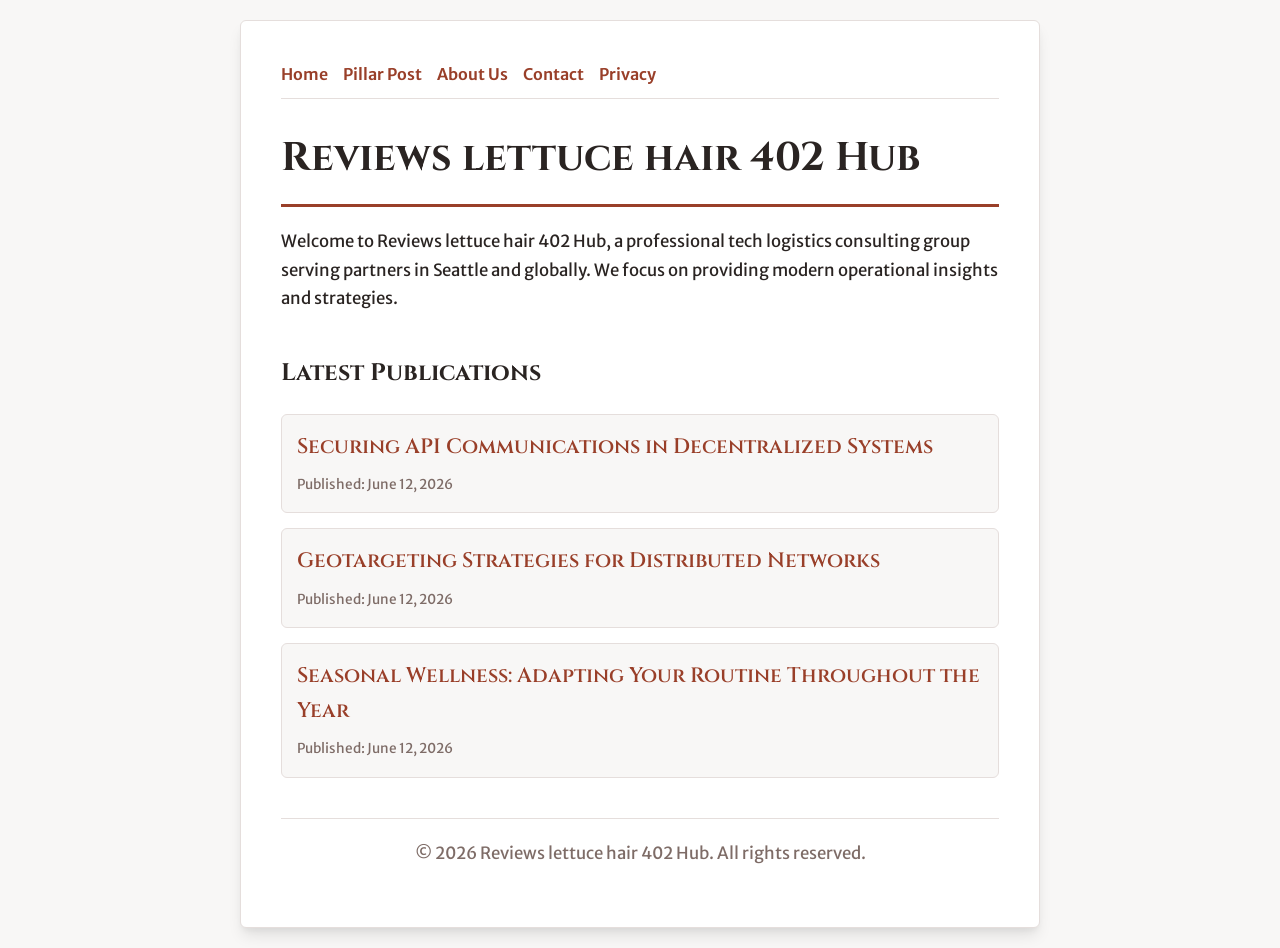
<file: index.html>
<!DOCTYPE html>
<html lang="en">
<head>
    <meta charset="UTF-8">
    <meta name="viewport" content="width=device-width, initial-scale=1.0">
    <title>Reviews lettuce hair 402 Hub | Tech Logistics - Seattle</title>
    <meta name="description" content="Welcome to Reviews lettuce hair 402 Hub, a professional tech logistics consulting group serving partners in Seattle and globally. We focus on providing modern operational insights and strategies.">
    <meta name="geo.region" content="US-WA" />
    <meta name="geo.placename" content="Seattle" />
    <meta name="geo.position" content="47.6062;-122.3321" />
    <meta name="ICBM" content="47.6062, -122.3321" />
    <link rel="stylesheet" href="style.css">
    <script type="application/ld+json">
{
  "@context": "https://schema.org",
  "@type": "LocalBusiness",
  "name": "Reviews lettuce hair 402 Hub",
  "url": "https://reviews-lettuce-hair-402.github.io",
  "telephone": "+1-206-555-0155",
  "address": {
    "@type": "PostalAddress",
    "addressLocality": "Seattle",
    "addressRegion": "WA",
    "postalCode": "98101",
    "addressCountry": "US"
  },
  "geo": {
    "@type": "GeoCoordinates",
    "latitude": 47.6062,
    "longitude": -122.3321
  }
}
</script>
</head>
<body>
    
        <div class="container" style="max-width: 800px;">
            <nav style="display: flex; gap: 15px; margin-bottom: 25px; border-bottom: 1px solid var(--border-color); padding-bottom: 10px; overflow-x: auto; flex-wrap: wrap;">
            <a href="index.html">Home</a>
            <a href="securing-api-communications-in-decentralized-systems.html">Pillar Post</a>
            <a href="about.html">About Us</a>
            <a href="contact.html">Contact</a>
            <a href="privacy.html">Privacy</a>
        </nav>
            <h1>Reviews lettuce hair 402 Hub</h1>
            <p>Welcome to Reviews lettuce hair 402 Hub, a professional tech logistics consulting group serving partners in Seattle and globally. We focus on providing modern operational insights and strategies.</p>
            <h2 style="margin-top: 40px;">Latest Publications</h2>
            <ul style="list-style-type: none; padding-left: 0;">
                <li style="background: var(--bg-color); padding: 15px; border-radius: var(--border-radius); border: 1px solid var(--border-color); margin-bottom: 15px;">
                <h3 style="margin-bottom: 5px; font-size: 1.3rem;"><a href="securing-api-communications-in-decentralized-systems.html">Securing API Communications in Decentralized Systems</a></h3>
                <span style="font-size:0.85rem; color: var(--muted-text)">Published: June 12, 2026</span>
            </li>
<li style="background: var(--bg-color); padding: 15px; border-radius: var(--border-radius); border: 1px solid var(--border-color); margin-bottom: 15px;">
                <h3 style="margin-bottom: 5px; font-size: 1.3rem;"><a href="geotargeting-strategies-for-distributed-networks.html">Geotargeting Strategies for Distributed Networks</a></h3>
                <span style="font-size:0.85rem; color: var(--muted-text)">Published: June 12, 2026</span>
            </li>
<li style="background: var(--bg-color); padding: 15px; border-radius: var(--border-radius); border: 1px solid var(--border-color); margin-bottom: 15px;">
                <h3 style="margin-bottom: 5px; font-size: 1.3rem;"><a href="seasonal-wellness-adapting-your-routine-throughout-the-year.html">Seasonal Wellness: Adapting Your Routine Throughout the Year</a></h3>
                <span style="font-size:0.85rem; color: var(--muted-text)">Published: June 12, 2026</span>
            </li>

            </ul>
            <footer>
                <p>&copy; 2026 Reviews lettuce hair 402 Hub. All rights reserved.</p>
            </footer>
        </div>
        
</body>
</html>
</file>
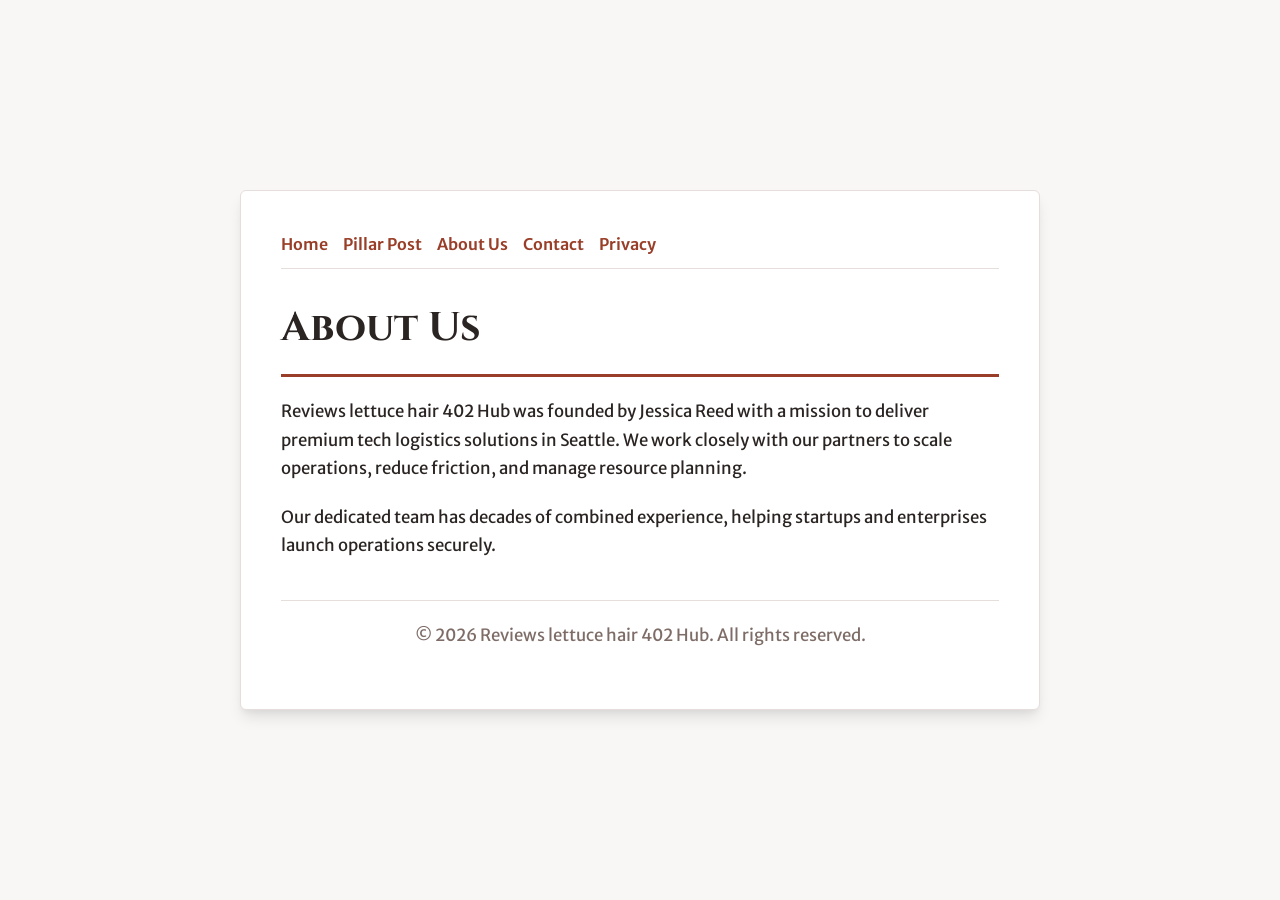
<file: about.html>
<!DOCTYPE html>
<html lang="en">
<head>
    <meta charset="UTF-8">
    <meta name="viewport" content="width=device-width, initial-scale=1.0">
    <title>About Us | Reviews lettuce hair 402 Hub</title>
    <meta name="description" content="Reviews lettuce hair 402 Hub was founded by Jessica Reed with a mission to deliver premium tech logistics solutions in Seattle. We work closely with our partners to scale operations, reduce friction, and manage resource planning.">
    <meta name="geo.region" content="US-WA" />
    <meta name="geo.placename" content="Seattle" />
    <meta name="geo.position" content="47.6062;-122.3321" />
    <meta name="ICBM" content="47.6062, -122.3321" />
    <link rel="stylesheet" href="style.css">
</head>
<body>
    
        <div class="container" style="max-width: 800px;">
            <nav style="display: flex; gap: 15px; margin-bottom: 25px; border-bottom: 1px solid var(--border-color); padding-bottom: 10px; overflow-x: auto; flex-wrap: wrap;">
            <a href="index.html">Home</a>
            <a href="securing-api-communications-in-decentralized-systems.html">Pillar Post</a>
            <a href="about.html">About Us</a>
            <a href="contact.html">Contact</a>
            <a href="privacy.html">Privacy</a>
        </nav>
            <h1>About Us</h1>
            <p>Reviews lettuce hair 402 Hub was founded by Jessica Reed with a mission to deliver premium tech logistics solutions in Seattle. We work closely with our partners to scale operations, reduce friction, and manage resource planning.</p>
            <p>Our dedicated team has decades of combined experience, helping startups and enterprises launch operations securely.</p>
            <footer>
                <p>&copy; 2026 Reviews lettuce hair 402 Hub. All rights reserved.</p>
            </footer>
        </div>
        
</body>
</html>
</file>
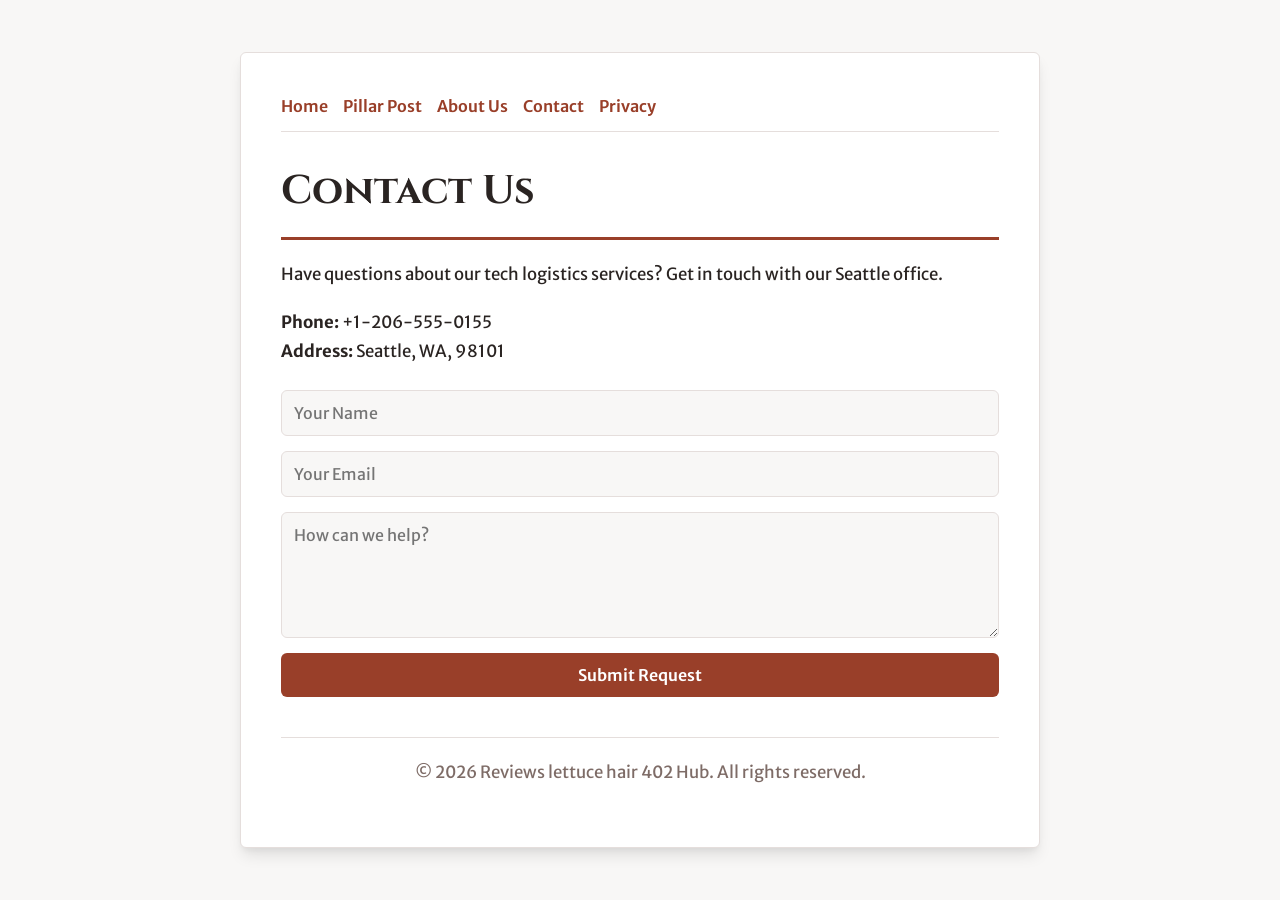
<file: contact.html>
<!DOCTYPE html>
<html lang="en">
<head>
    <meta charset="UTF-8">
    <meta name="viewport" content="width=device-width, initial-scale=1.0">
    <title>Contact Us | Reviews lettuce hair 402 Hub</title>
    <meta name="description" content="Have questions about our tech logistics services? Get in touch with our Seattle office.">
    <meta name="geo.region" content="US-WA" />
    <meta name="geo.placename" content="Seattle" />
    <meta name="geo.position" content="47.6062;-122.3321" />
    <meta name="ICBM" content="47.6062, -122.3321" />
    <link rel="stylesheet" href="style.css">
</head>
<body>
    
        <div class="container" style="max-width: 800px;">
            <nav style="display: flex; gap: 15px; margin-bottom: 25px; border-bottom: 1px solid var(--border-color); padding-bottom: 10px; overflow-x: auto; flex-wrap: wrap;">
            <a href="index.html">Home</a>
            <a href="securing-api-communications-in-decentralized-systems.html">Pillar Post</a>
            <a href="about.html">About Us</a>
            <a href="contact.html">Contact</a>
            <a href="privacy.html">Privacy</a>
        </nav>
            <h1>Contact Us</h1>
            <p>Have questions about our tech logistics services? Get in touch with our Seattle office.</p>
            <p><strong>Phone:</strong> +1-206-555-0155<br><strong>Address:</strong> Seattle, WA, 98101</p>
            <form action="https://formspree.io/f/placeholder" method="POST">
                <input type="text" name="name" placeholder="Your Name" required>
                <input type="email" name="email" placeholder="Your Email" required>
                <textarea name="message" placeholder="How can we help?" rows="5" required></textarea>
                <button type="submit">Submit Request</button>
            </form>
            <footer>
                <p>&copy; 2026 Reviews lettuce hair 402 Hub. All rights reserved.</p>
            </footer>
        </div>
        
</body>
</html>
</file>
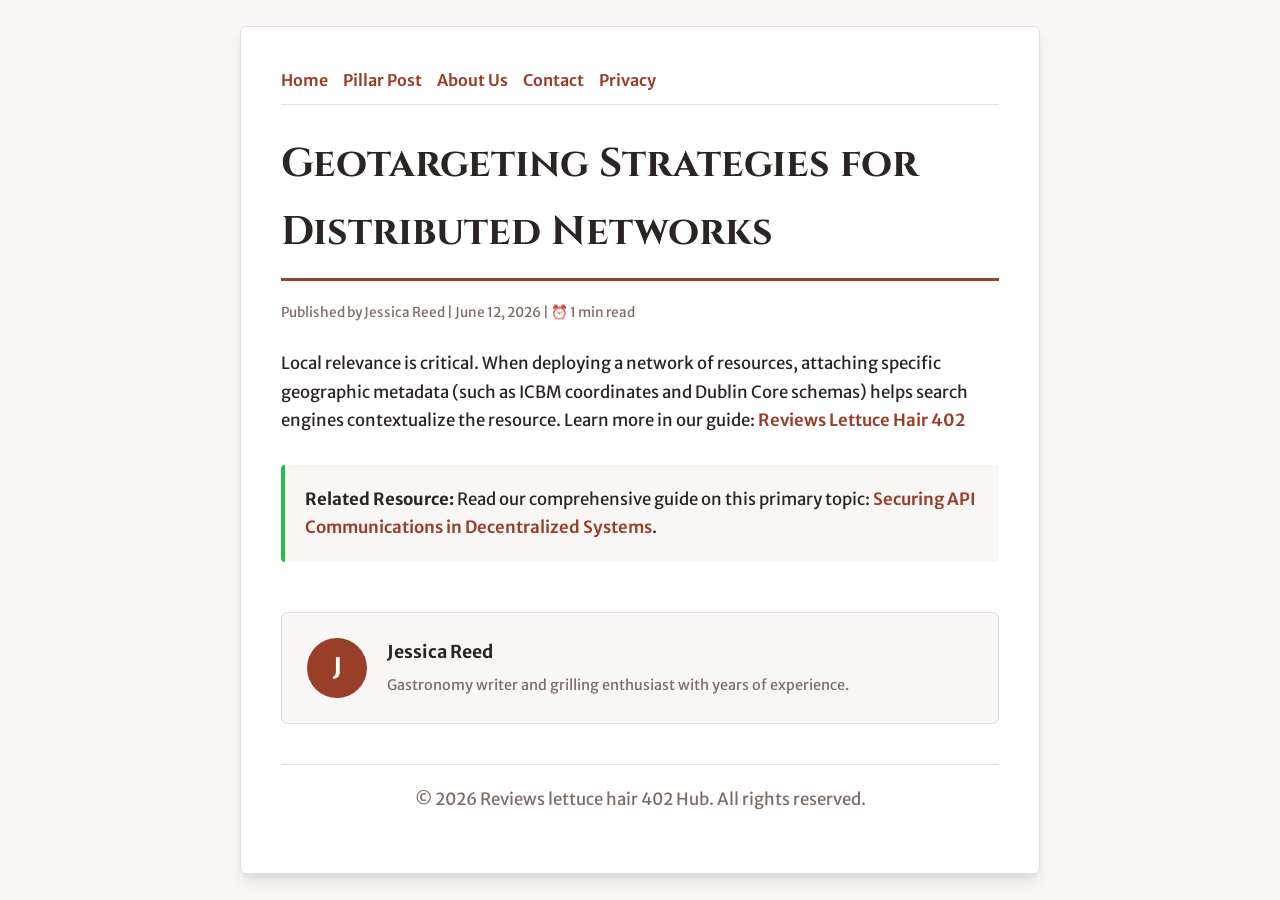
<file: geotargeting-strategies-for-distributed-networks.html>
<!DOCTYPE html>
<html lang="en">
<head>
    <meta charset="UTF-8">
    <meta name="viewport" content="width=device-width, initial-scale=1.0">
    <title>Geotargeting Strategies for Distributed Networks - Reviews lettuce hair 402 Hub</title>
    <meta name="description" content="Geotargeting Strategies for Distributed Networks">
    <meta name="geo.region" content="US-WA" />
    <meta name="geo.placename" content="Seattle" />
    <meta name="geo.position" content="47.6062;-122.3321" />
    <meta name="ICBM" content="47.6062, -122.3321" />
    <link rel="stylesheet" href="style.css">
</head>
<body>
    
            <div class="container" style="max-width: 800px;">
                <nav style="display: flex; gap: 15px; margin-bottom: 25px; border-bottom: 1px solid var(--border-color); padding-bottom: 10px; overflow-x: auto; flex-wrap: wrap;">
            <a href="index.html">Home</a>
            <a href="securing-api-communications-in-decentralized-systems.html">Pillar Post</a>
            <a href="about.html">About Us</a>
            <a href="contact.html">Contact</a>
            <a href="privacy.html">Privacy</a>
        </nav>
                <h1>Geotargeting Strategies for Distributed Networks</h1>
                <div style="font-size:0.85rem; color: var(--muted-text); margin-bottom: 25px;">
                    Published by Jessica Reed | June 12, 2026 | ⏰ 1 min read
                </div>
                <article style="margin-top: 20px;">
                    <p>Local relevance is critical. When deploying a network of resources, attaching specific geographic metadata (such as ICBM coordinates and Dublin Core schemas) helps search engines contextualize the resource. Learn more in our guide: <a href="https://dwnldfullmovie-create.github.io/lettuce-hair-world-957/innovations-in-digital-operations-and-cloud-infrastructure.html">Reviews Lettuce Hair 402</a></p>
                    <div class="link-resource" style="margin-top: 30px; padding: 20px; border-left: 4px solid var(--accent-color); background: var(--bg-color); border-radius: 4px;"><p style="margin: 0;"><strong>Related Resource:</strong> Read our comprehensive guide on this primary topic: <a href="securing-api-communications-in-decentralized-systems.html">Securing API Communications in Decentralized Systems</a>.</p></div>
                </article>
                
            <div class="author-box" style="margin-top: 50px; padding: 25px; background: var(--bg-color); border: 1px solid var(--border-color); border-radius: var(--border-radius); display: flex; gap: 20px; align-items: center;">
                <div style="width: 60px; height: 60px; border-radius: 50%; background: var(--primary-color); display: flex; align-items: center; justify-content: center; color: white; font-weight: bold; font-size: 1.5rem;">J</div>
                <div>
                    <h4 style="margin-bottom: 5px; font-weight: bold; font-size: 1.1rem;">Jessica Reed</h4>
                    <p style="margin: 0; font-size: 0.9rem; color: var(--muted-text);">Gastronomy writer and grilling enthusiast with years of experience.</p>
                </div>
            </div>
            
                <footer>
                    <p>&copy; 2026 Reviews lettuce hair 402 Hub. All rights reserved.</p>
                </footer>
            </div>
            
</body>
</html>
</file>
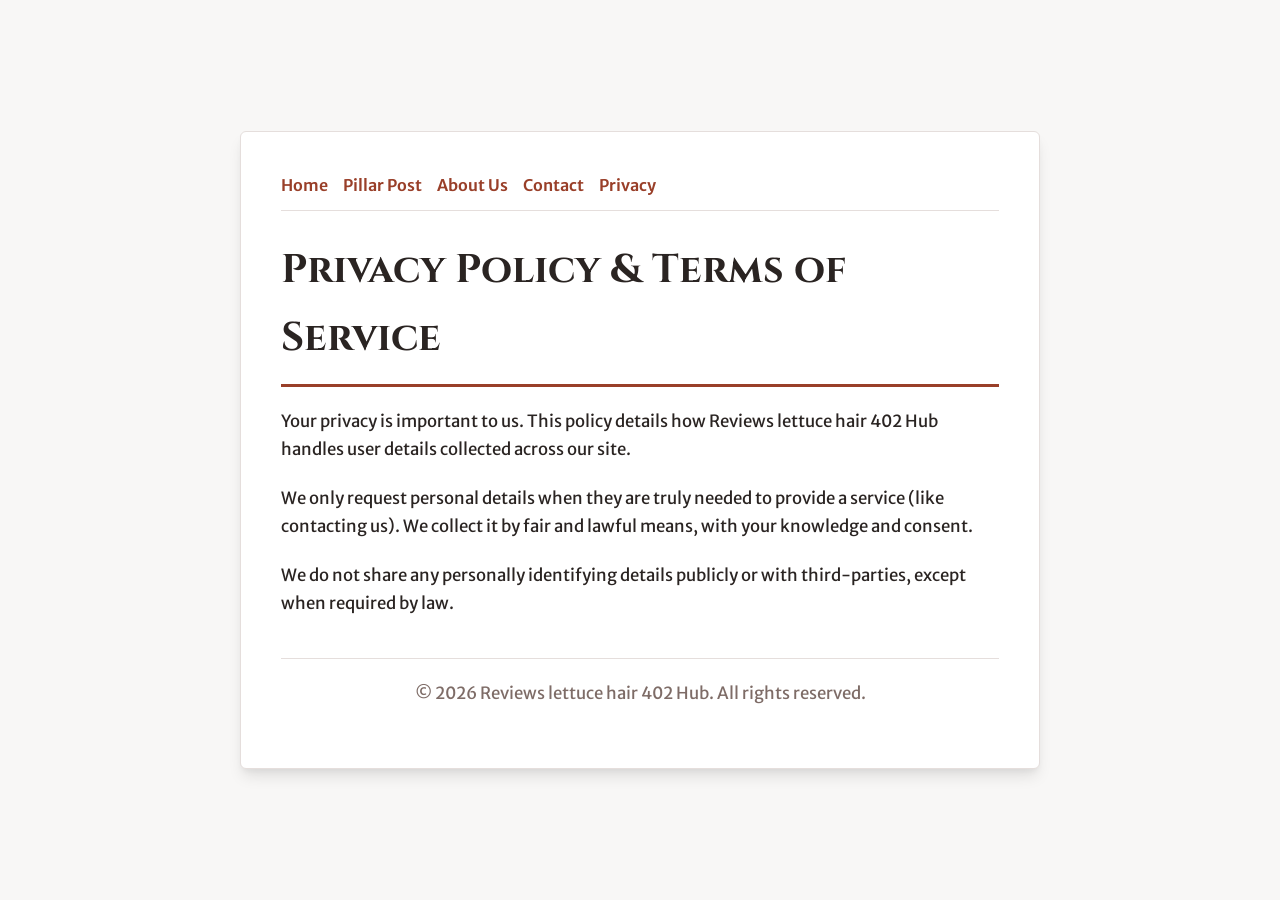
<file: privacy.html>
<!DOCTYPE html>
<html lang="en">
<head>
    <meta charset="UTF-8">
    <meta name="viewport" content="width=device-width, initial-scale=1.0">
    <title>Privacy Policy & Terms of Service - Reviews lettuce hair 402 Hub</title>
    <meta name="description" content="Your privacy is important to us. This policy details how Reviews lettuce hair 402 Hub handles user details collected across our site.">
    <meta name="geo.region" content="US-WA" />
    <meta name="geo.placename" content="Seattle" />
    <meta name="geo.position" content="47.6062;-122.3321" />
    <meta name="ICBM" content="47.6062, -122.3321" />
    <link rel="stylesheet" href="style.css">
</head>
<body>
    
        <div class="container" style="max-width: 800px;">
            <nav style="display: flex; gap: 15px; margin-bottom: 25px; border-bottom: 1px solid var(--border-color); padding-bottom: 10px; overflow-x: auto; flex-wrap: wrap;">
            <a href="index.html">Home</a>
            <a href="securing-api-communications-in-decentralized-systems.html">Pillar Post</a>
            <a href="about.html">About Us</a>
            <a href="contact.html">Contact</a>
            <a href="privacy.html">Privacy</a>
        </nav>
            <h1>Privacy Policy & Terms of Service</h1>
            <p>Your privacy is important to us. This policy details how Reviews lettuce hair 402 Hub handles user details collected across our site.</p>
            <p>We only request personal details when they are truly needed to provide a service (like contacting us). We collect it by fair and lawful means, with your knowledge and consent.</p>
            <p>We do not share any personally identifying details publicly or with third-parties, except when required by law.</p>
            <footer>
                <p>&copy; 2026 Reviews lettuce hair 402 Hub. All rights reserved.</p>
            </footer>
        </div>
        
</body>
</html>
</file>
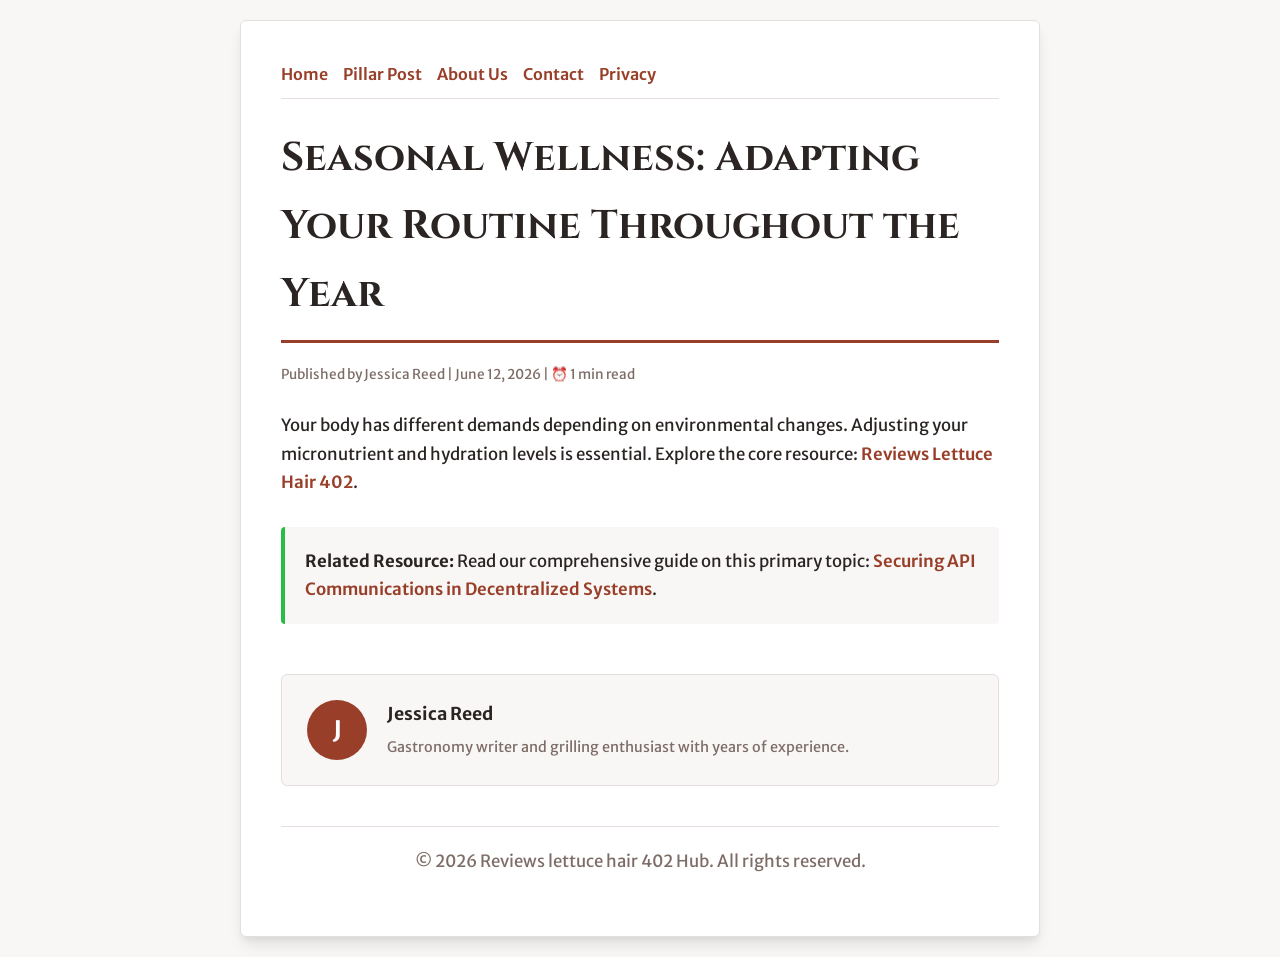
<file: seasonal-wellness-adapting-your-routine-throughout-the-year.html>
<!DOCTYPE html>
<html lang="en">
<head>
    <meta charset="UTF-8">
    <meta name="viewport" content="width=device-width, initial-scale=1.0">
    <title>Seasonal Wellness: Adapting Your Routine Throughout the Year - Reviews lettuce hair 402 Hub</title>
    <meta name="description" content="Seasonal Wellness: Adapting Your Routine Throughout the Year">
    <meta name="geo.region" content="US-WA" />
    <meta name="geo.placename" content="Seattle" />
    <meta name="geo.position" content="47.6062;-122.3321" />
    <meta name="ICBM" content="47.6062, -122.3321" />
    <link rel="stylesheet" href="style.css">
</head>
<body>
    
            <div class="container" style="max-width: 800px;">
                <nav style="display: flex; gap: 15px; margin-bottom: 25px; border-bottom: 1px solid var(--border-color); padding-bottom: 10px; overflow-x: auto; flex-wrap: wrap;">
            <a href="index.html">Home</a>
            <a href="securing-api-communications-in-decentralized-systems.html">Pillar Post</a>
            <a href="about.html">About Us</a>
            <a href="contact.html">Contact</a>
            <a href="privacy.html">Privacy</a>
        </nav>
                <h1>Seasonal Wellness: Adapting Your Routine Throughout the Year</h1>
                <div style="font-size:0.85rem; color: var(--muted-text); margin-bottom: 25px;">
                    Published by Jessica Reed | June 12, 2026 | ⏰ 1 min read
                </div>
                <article style="margin-top: 20px;">
                    <p>Your body has different demands depending on environmental changes. Adjusting your micronutrient and hydration levels is essential. Explore the core resource: <a href="https://dwnldfullmovie-create.github.io/lettuce-hair-world-957/innovations-in-digital-operations-and-cloud-infrastructure.html">Reviews Lettuce Hair 402</a>.</p>
                    <div class="link-resource" style="margin-top: 30px; padding: 20px; border-left: 4px solid var(--accent-color); background: var(--bg-color); border-radius: 4px;"><p style="margin: 0;"><strong>Related Resource:</strong> Read our comprehensive guide on this primary topic: <a href="securing-api-communications-in-decentralized-systems.html">Securing API Communications in Decentralized Systems</a>.</p></div>
                </article>
                
            <div class="author-box" style="margin-top: 50px; padding: 25px; background: var(--bg-color); border: 1px solid var(--border-color); border-radius: var(--border-radius); display: flex; gap: 20px; align-items: center;">
                <div style="width: 60px; height: 60px; border-radius: 50%; background: var(--primary-color); display: flex; align-items: center; justify-content: center; color: white; font-weight: bold; font-size: 1.5rem;">J</div>
                <div>
                    <h4 style="margin-bottom: 5px; font-weight: bold; font-size: 1.1rem;">Jessica Reed</h4>
                    <p style="margin: 0; font-size: 0.9rem; color: var(--muted-text);">Gastronomy writer and grilling enthusiast with years of experience.</p>
                </div>
            </div>
            
                <footer>
                    <p>&copy; 2026 Reviews lettuce hair 402 Hub. All rights reserved.</p>
                </footer>
            </div>
            
</body>
</html>
</file>
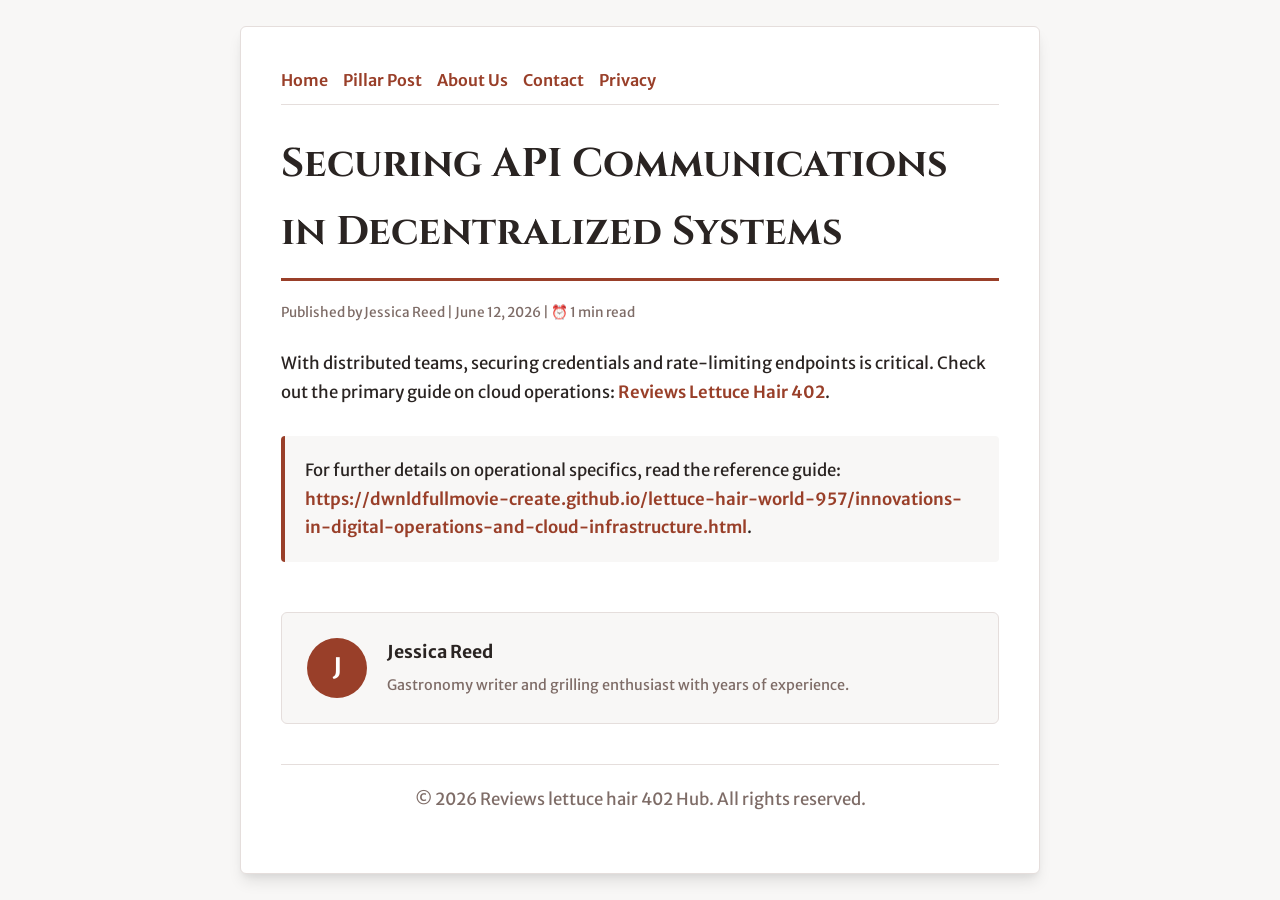
<file: securing-api-communications-in-decentralized-systems.html>
<!DOCTYPE html>
<html lang="en">
<head>
    <meta charset="UTF-8">
    <meta name="viewport" content="width=device-width, initial-scale=1.0">
    <title>Securing API Communications in Decentralized Systems - Reviews lettuce hair 402 Hub</title>
    <meta name="description" content="Securing API Communications in Decentralized Systems">
    <meta name="geo.region" content="US-WA" />
    <meta name="geo.placename" content="Seattle" />
    <meta name="geo.position" content="47.6062;-122.3321" />
    <meta name="ICBM" content="47.6062, -122.3321" />
    <link rel="stylesheet" href="style.css">
</head>
<body>
    
            <div class="container" style="max-width: 800px;">
                <nav style="display: flex; gap: 15px; margin-bottom: 25px; border-bottom: 1px solid var(--border-color); padding-bottom: 10px; overflow-x: auto; flex-wrap: wrap;">
            <a href="index.html">Home</a>
            <a href="securing-api-communications-in-decentralized-systems.html">Pillar Post</a>
            <a href="about.html">About Us</a>
            <a href="contact.html">Contact</a>
            <a href="privacy.html">Privacy</a>
        </nav>
                <h1>Securing API Communications in Decentralized Systems</h1>
                <div style="font-size:0.85rem; color: var(--muted-text); margin-bottom: 25px;">
                    Published by Jessica Reed | June 12, 2026 | ⏰ 1 min read
                </div>
                <article style="margin-top: 20px;">
                    <p>With distributed teams, securing credentials and rate-limiting endpoints is critical. Check out the primary guide on cloud operations: <a href="https://dwnldfullmovie-create.github.io/lettuce-hair-world-957/innovations-in-digital-operations-and-cloud-infrastructure.html">Reviews Lettuce Hair 402</a>.</p>
                    <div class="link-resource" style="margin-top: 30px; padding: 20px; border-left: 4px solid var(--primary-color); background: var(--bg-color); border-radius: 4px;"><p style="margin: 0;">For further details on operational specifics, read the reference guide: <strong><a href="https://dwnldfullmovie-create.github.io/lettuce-hair-world-957/innovations-in-digital-operations-and-cloud-infrastructure.html">https://dwnldfullmovie-create.github.io/lettuce-hair-world-957/innovations-in-digital-operations-and-cloud-infrastructure.html</a></strong>.</p></div>
                </article>
                
            <div class="author-box" style="margin-top: 50px; padding: 25px; background: var(--bg-color); border: 1px solid var(--border-color); border-radius: var(--border-radius); display: flex; gap: 20px; align-items: center;">
                <div style="width: 60px; height: 60px; border-radius: 50%; background: var(--primary-color); display: flex; align-items: center; justify-content: center; color: white; font-weight: bold; font-size: 1.5rem;">J</div>
                <div>
                    <h4 style="margin-bottom: 5px; font-weight: bold; font-size: 1.1rem;">Jessica Reed</h4>
                    <p style="margin: 0; font-size: 0.9rem; color: var(--muted-text);">Gastronomy writer and grilling enthusiast with years of experience.</p>
                </div>
            </div>
            
                <footer>
                    <p>&copy; 2026 Reviews lettuce hair 402 Hub. All rights reserved.</p>
                </footer>
            </div>
            
</body>
</html>
</file>
<file: style.css>
@import url('https://fonts.googleapis.com/css2?family=Cinzel:wght@700&family=Merriweather+Sans:wght@400;600&display=swap');

:root {
    --bg-color: hsl(12, 15%, 97%);
    --card-bg: hsl(12, 15%, 100%);
    --text-color: hsl(12, 10%, 15%);
    --muted-text: hsl(12, 10%, 45%);
    --primary-color: hsl(12, 58%, 38%);
    --accent-color: hsl(132, 65%, 45%);
    --border-color: hsl(12, 15%, 88%);
    --border-radius: 6px;
    --shadow: 0 10px 15px -3px rgba(0, 0, 0, 0.1), 0 4px 6px -2px rgba(0, 0, 0, 0.05);
    --font-headline: 'Cinzel', sans-serif;
    --font-body: 'Merriweather Sans', sans-serif;
}

* {
    box-sizing: border-box;
    margin: 0;
    padding: 0;
}

body {
    background-color: var(--bg-color);
    color: var(--text-color);
    font-family: var(--font-body);
    line-height: 1.7;
    padding: 20px;
    display: flex;
    justify-content: center;
    min-height: 100vh;
}

a {
    color: var(--primary-color);
    text-decoration: none;
    font-weight: 600;
    transition: color 0.2s ease;
}

a:hover {
    color: var(--accent-color);
    text-decoration: underline;
}

.container {
    width: 100%;
    max-width: 900px;
    background: var(--card-bg);
    border: 1px solid var(--border-color);
    border-radius: var(--border-radius);
    padding: 40px;
    box-shadow: var(--shadow);
    margin: auto;
}

h1, h2, h3 {
    font-family: var(--font-headline);
    margin-bottom: 20px;
    color: var(--text-color);
}

h1 {
    font-size: 2.5rem;
    border-bottom: 3px solid var(--primary-color);
    padding-bottom: 12px;
}

p {
    margin-bottom: 20px;
    font-size: 1.05rem;
}

ul {
    margin-bottom: 20px;
    padding-left: 20px;
}

li {
    margin-bottom: 8px;
}

form {
    display: flex;
    flex-direction: column;
    gap: 15px;
    margin-top: 25px;
}

input, textarea, button {
    padding: 12px;
    border: 1px solid var(--border-color);
    border-radius: var(--border-radius);
    font-family: var(--font-body);
    font-size: 1rem;
    background: var(--bg-color);
    color: var(--text-color);
}

button {
    background: var(--primary-color);
    color: white;
    font-weight: 600;
    border: none;
    cursor: pointer;
    transition: background 0.2s ease;
}

button:hover {
    background: var(--accent-color);
}

footer {
    margin-top: 40px;
    border-top: 1px solid var(--border-color);
    padding-top: 20px;
    font-size: 0.9rem;
    color: var(--muted-text);
    text-align: center;
}
</file>
